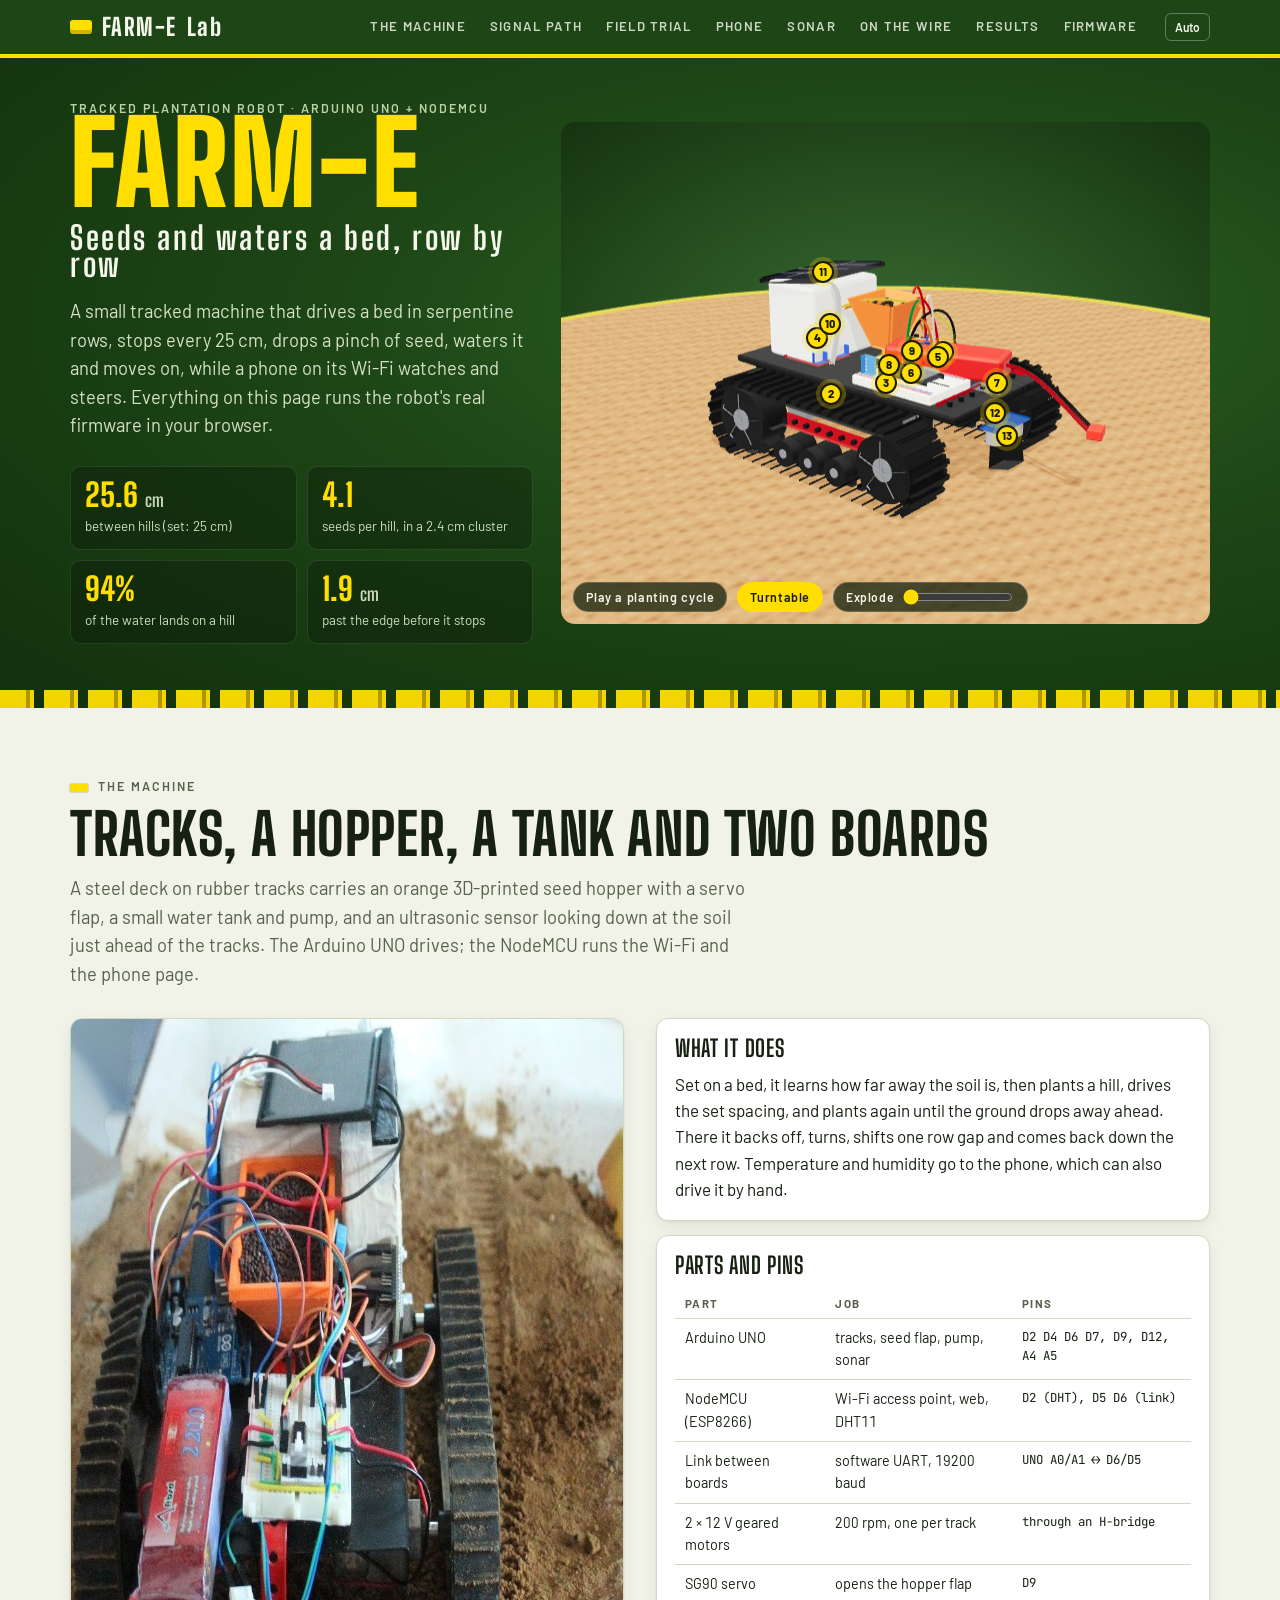
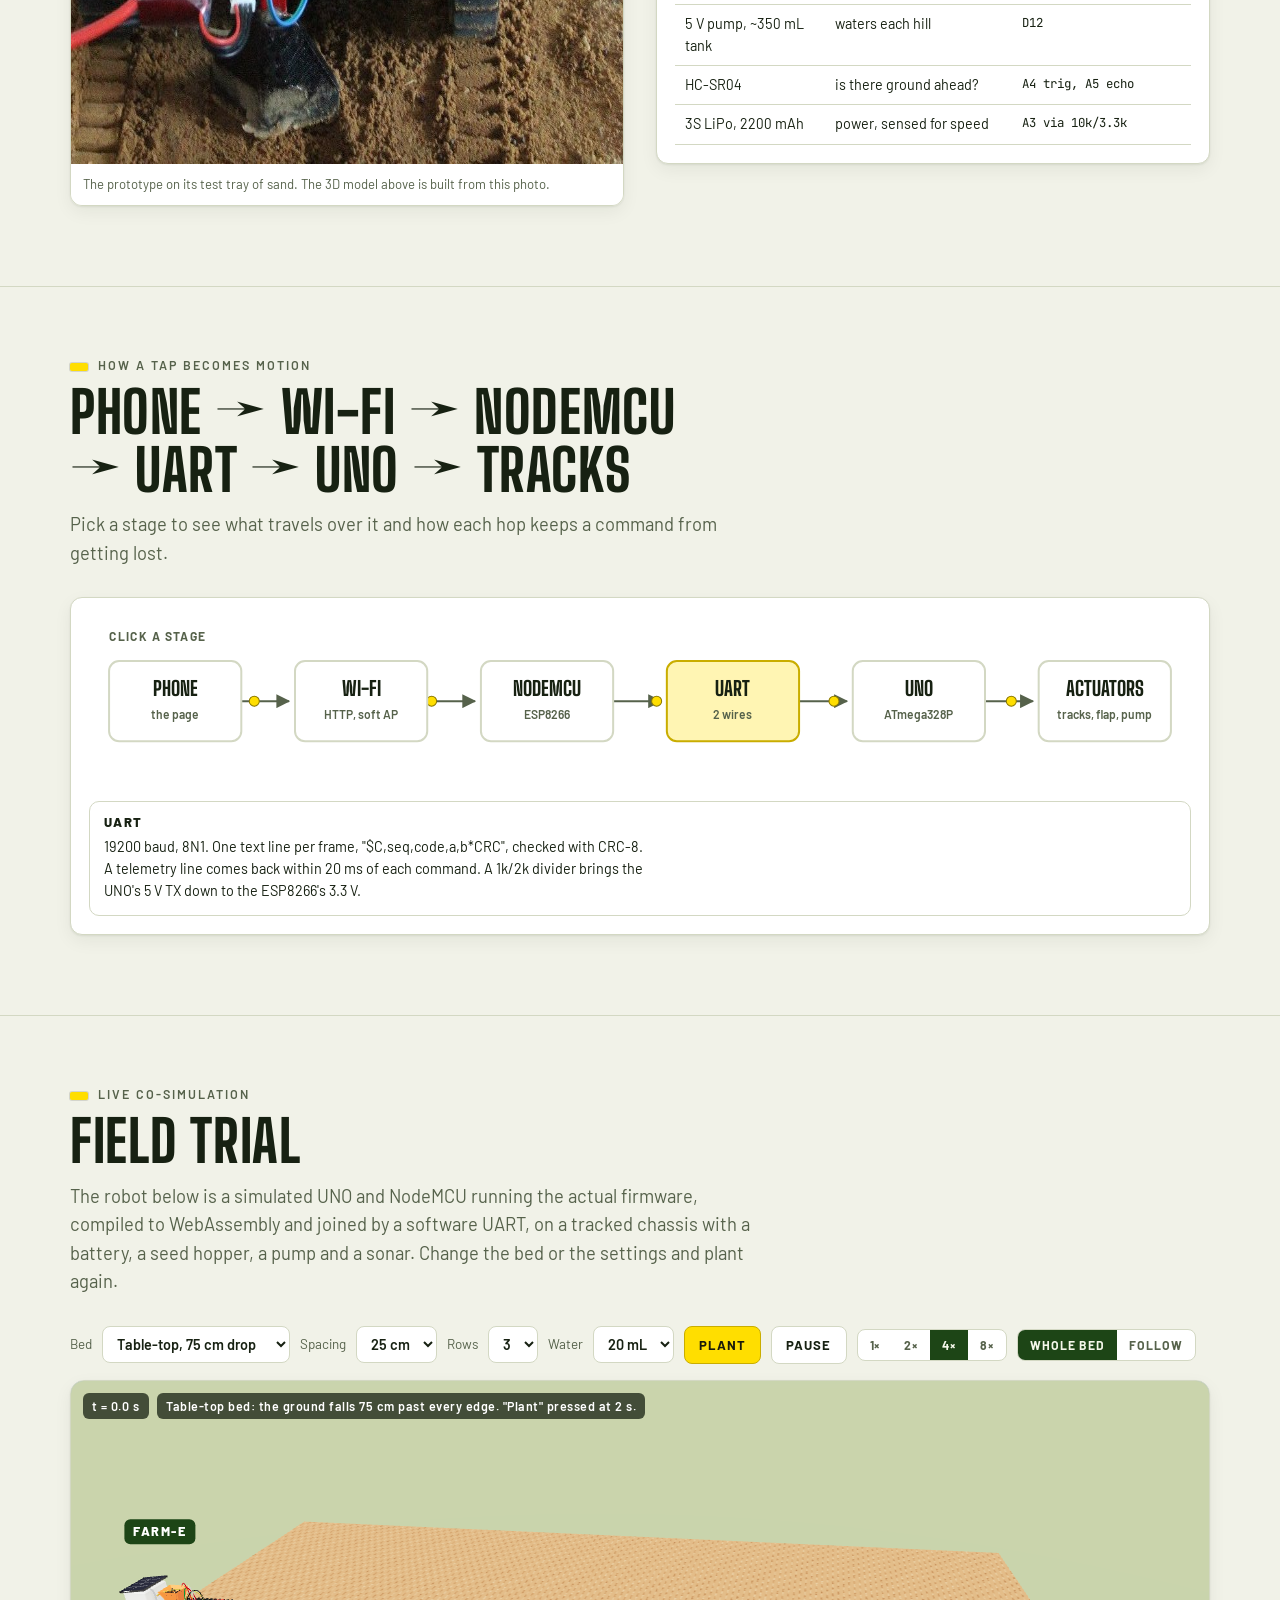
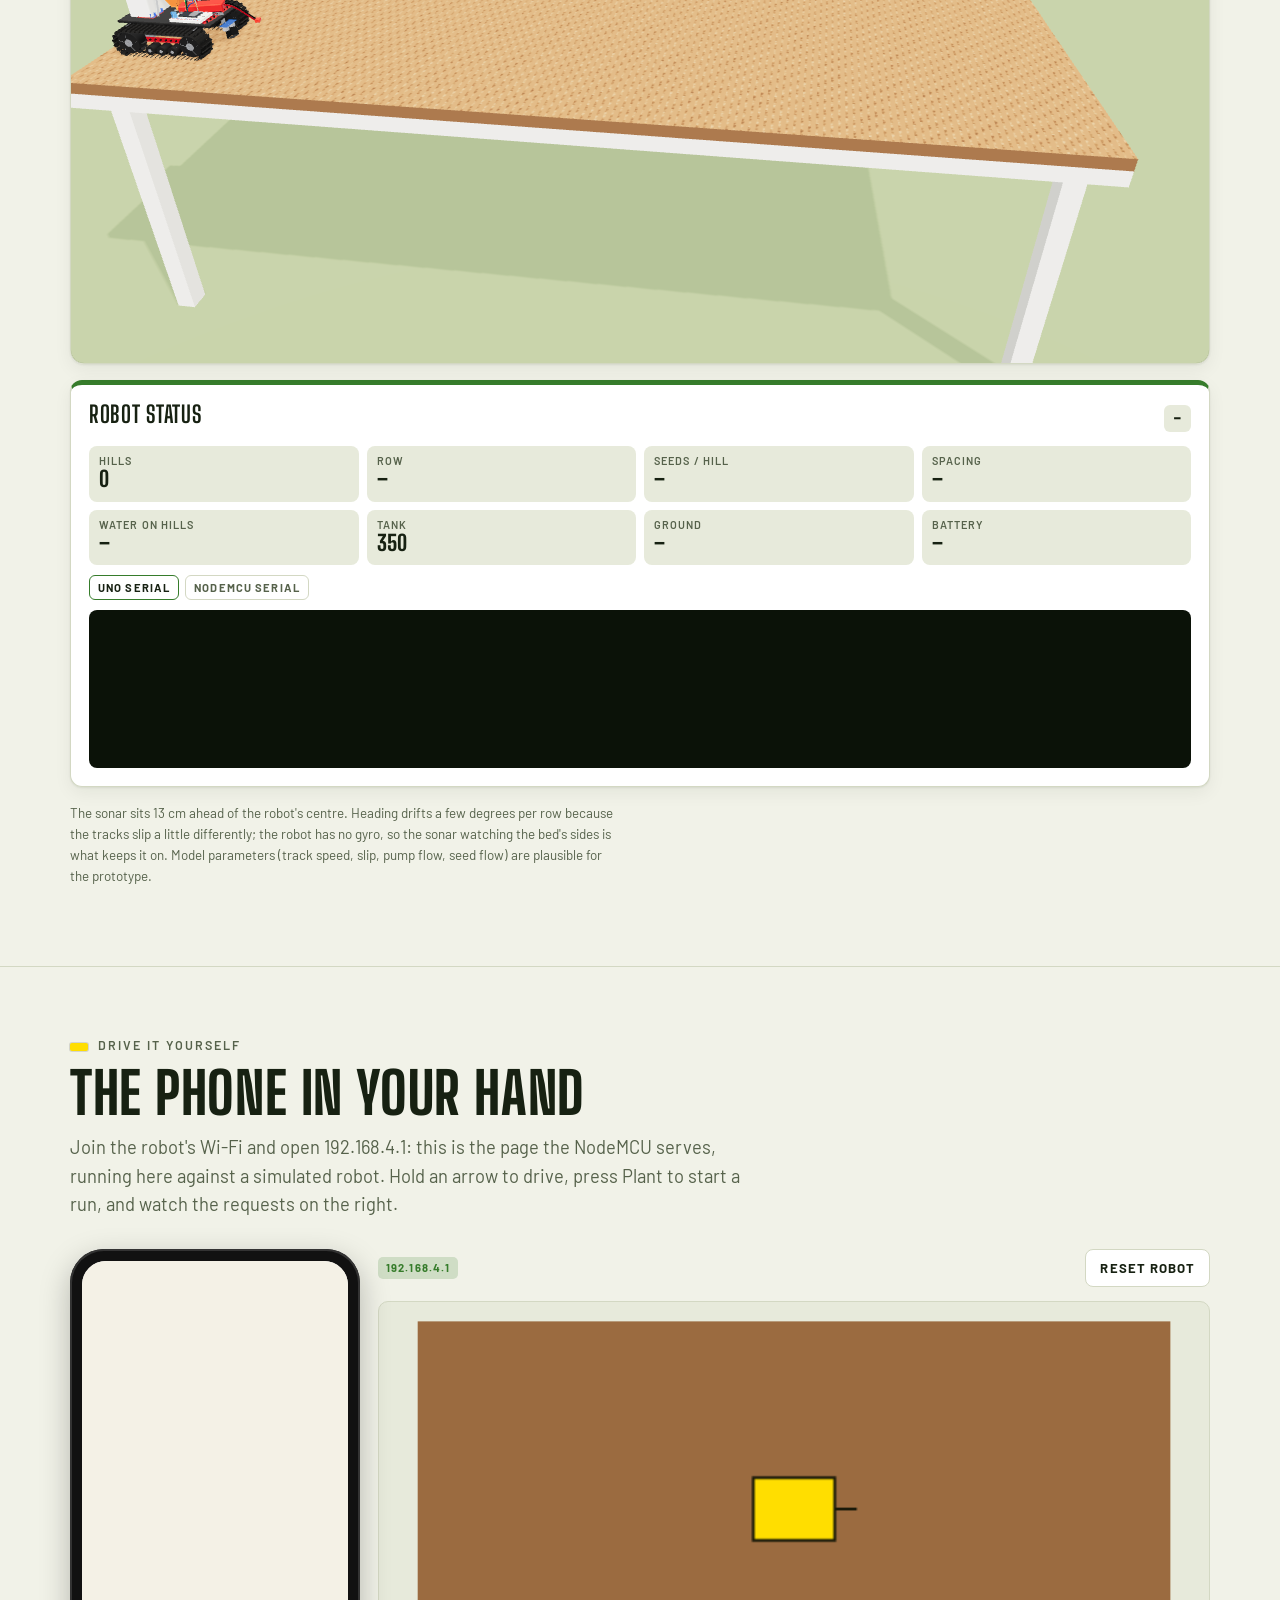
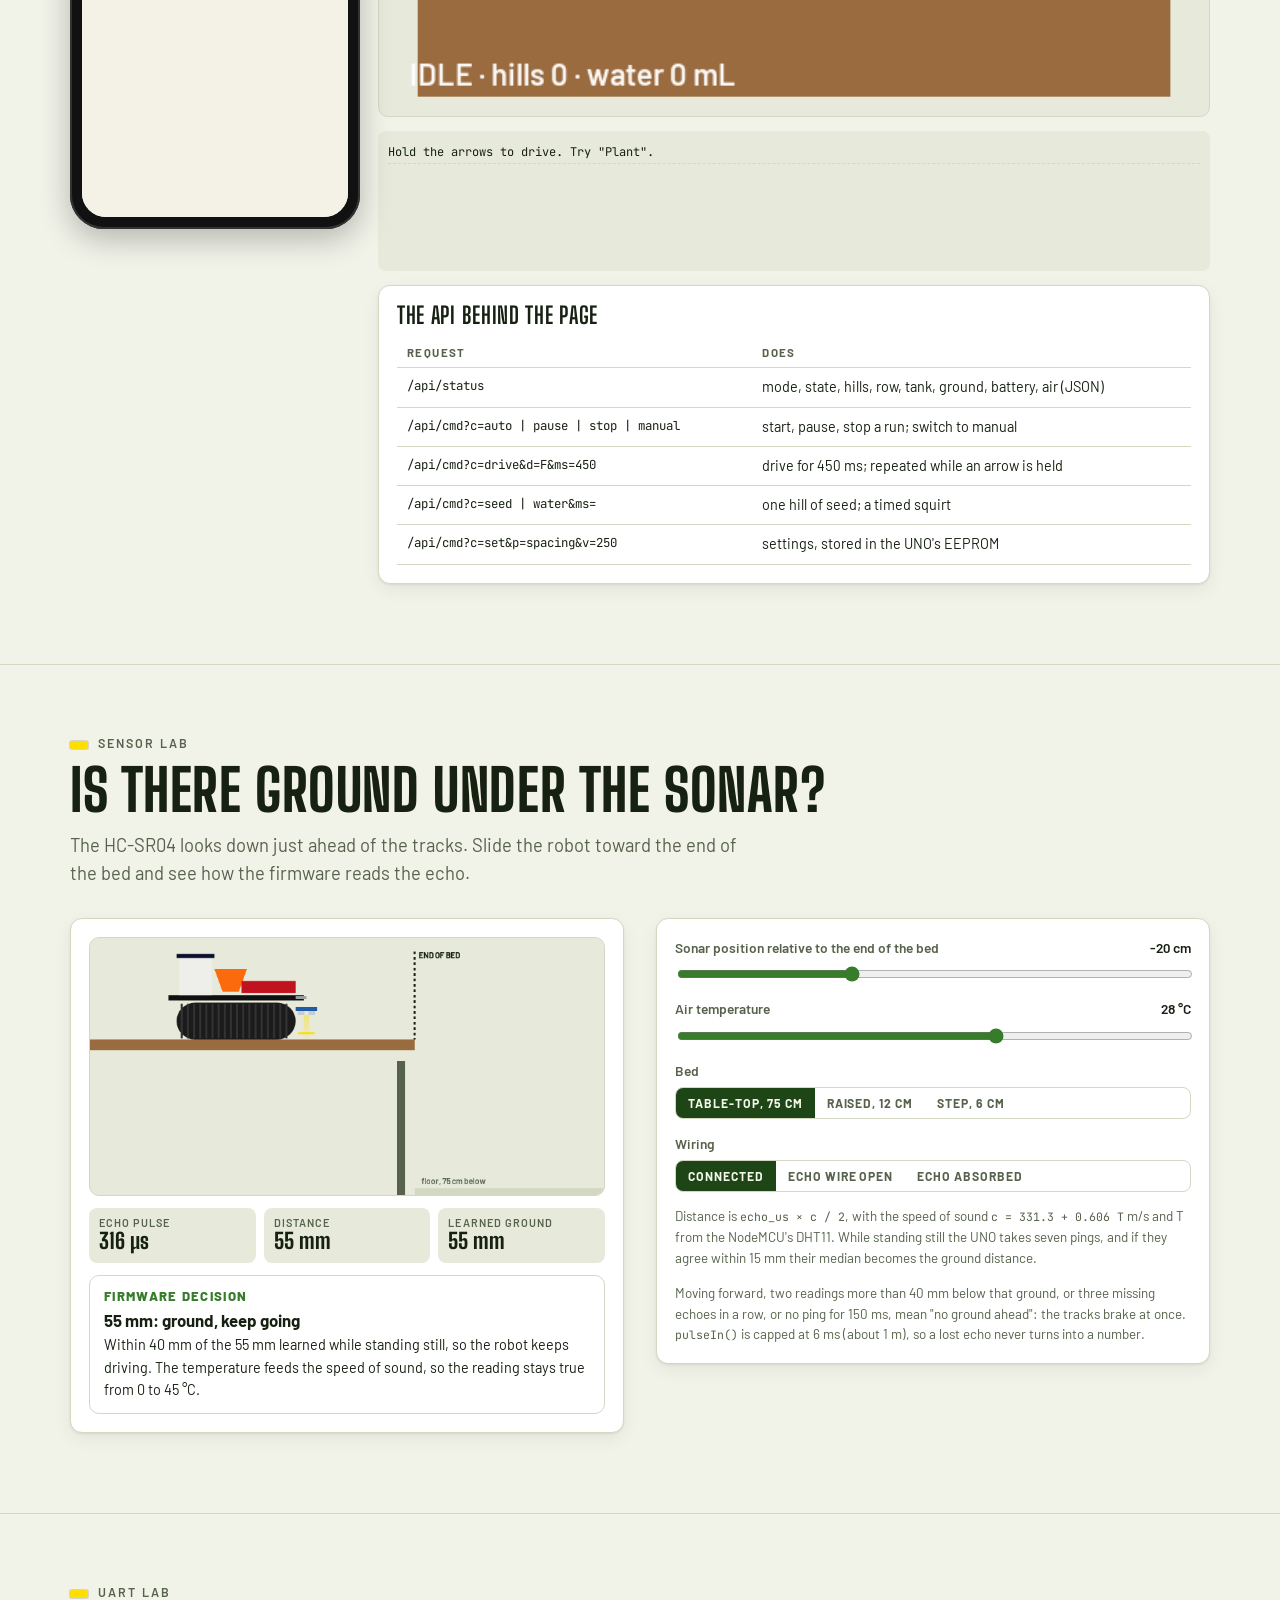
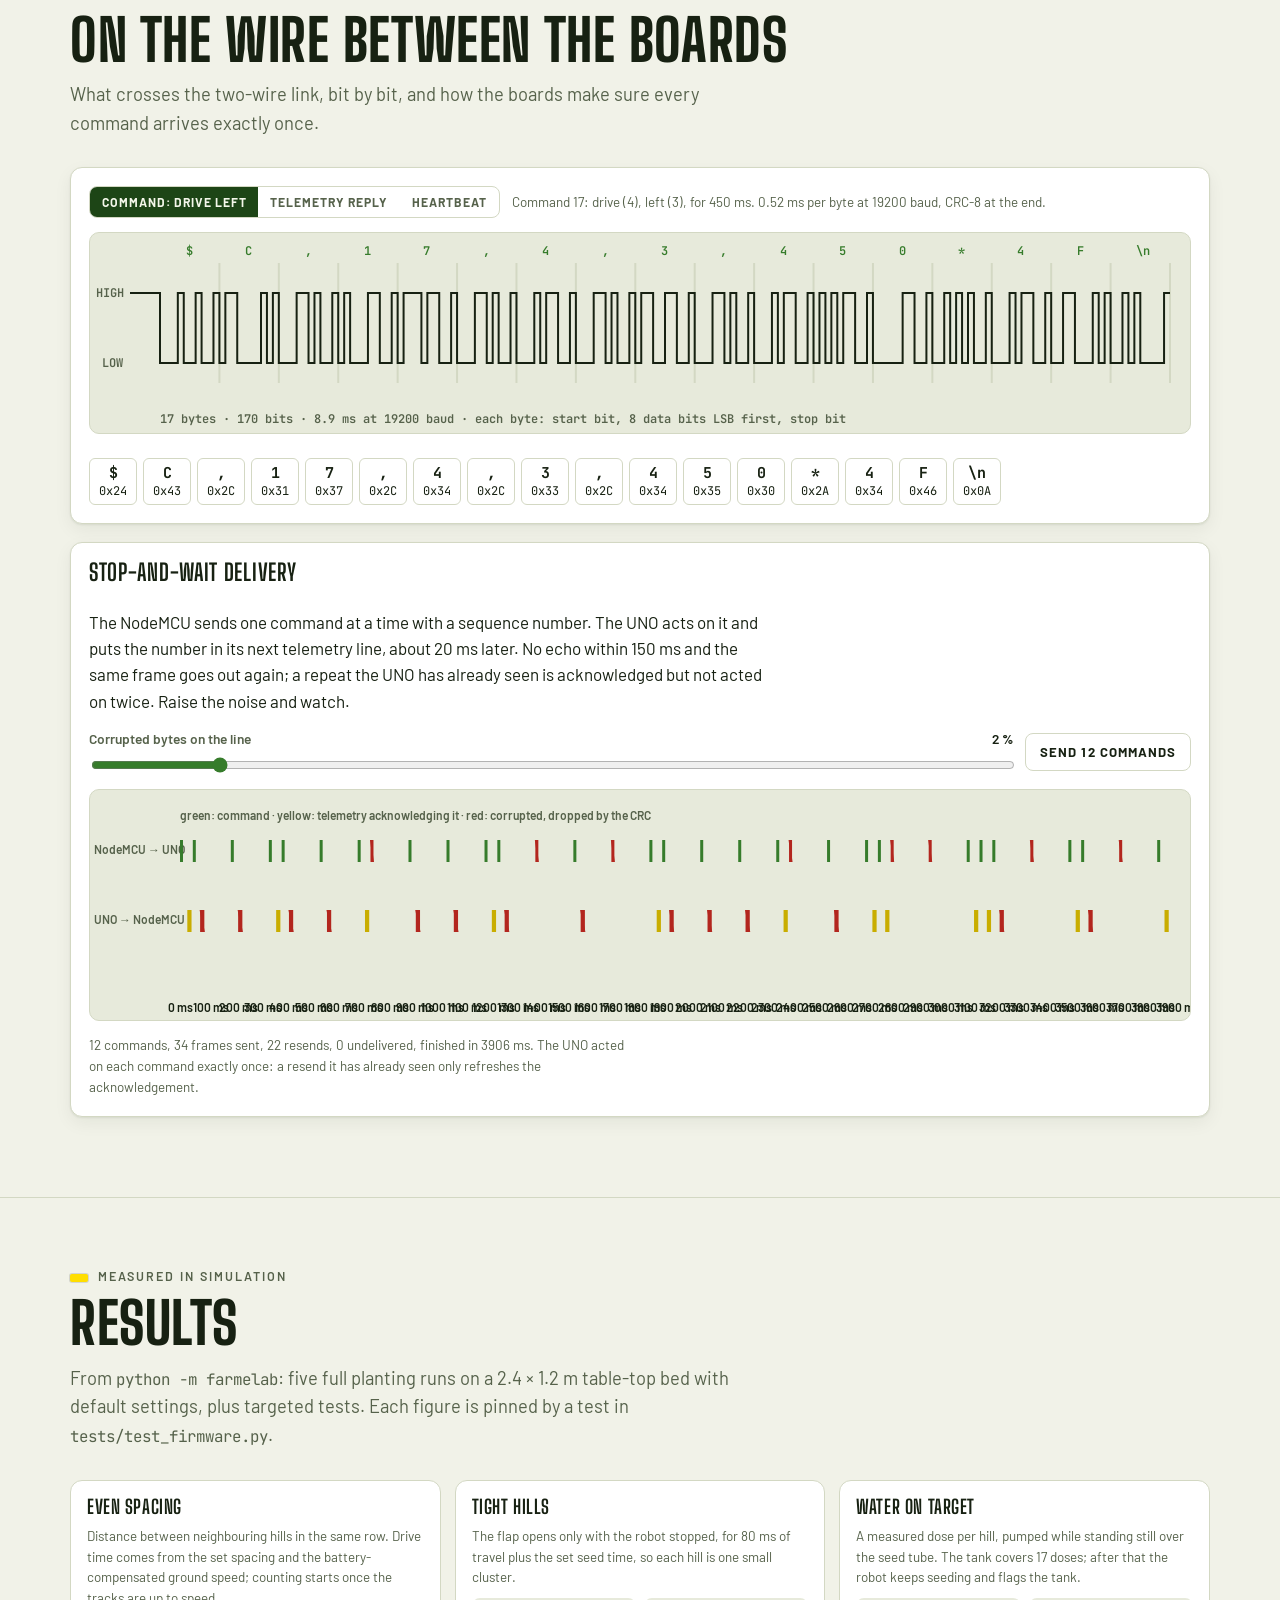
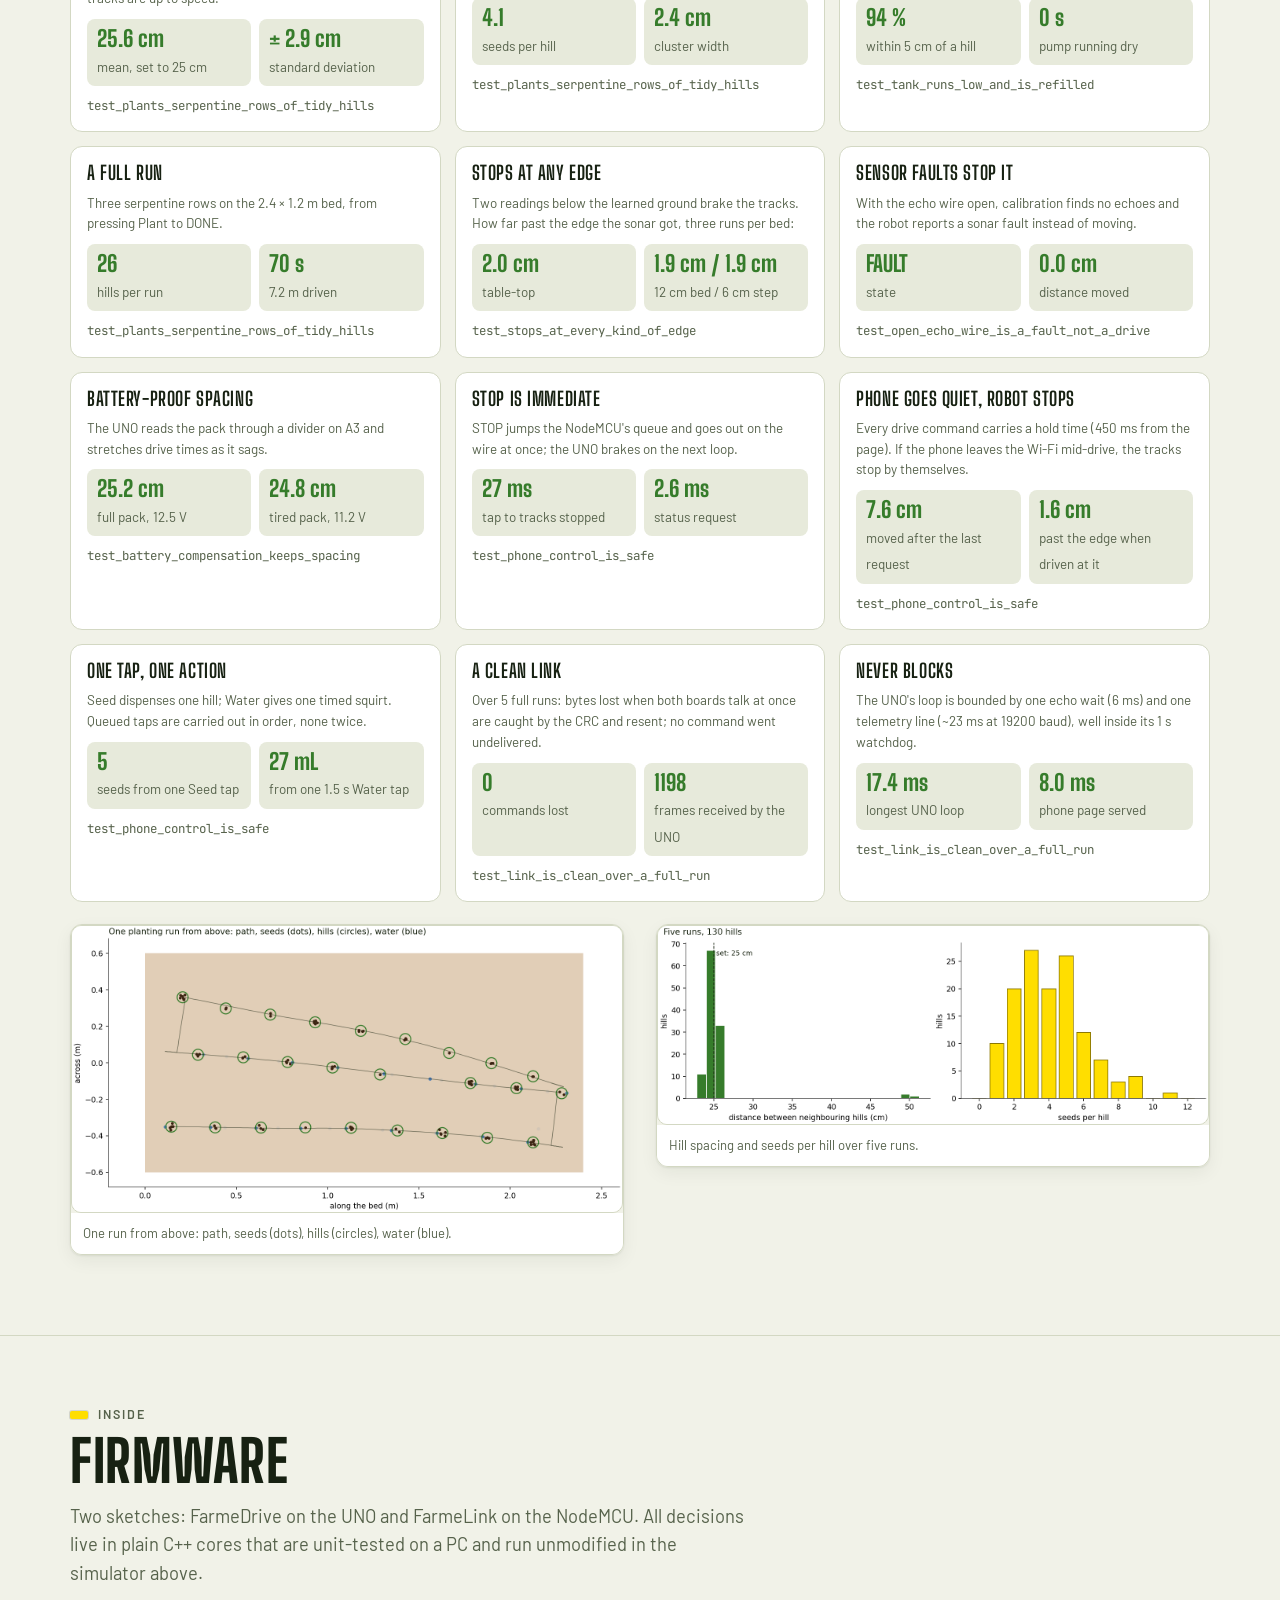
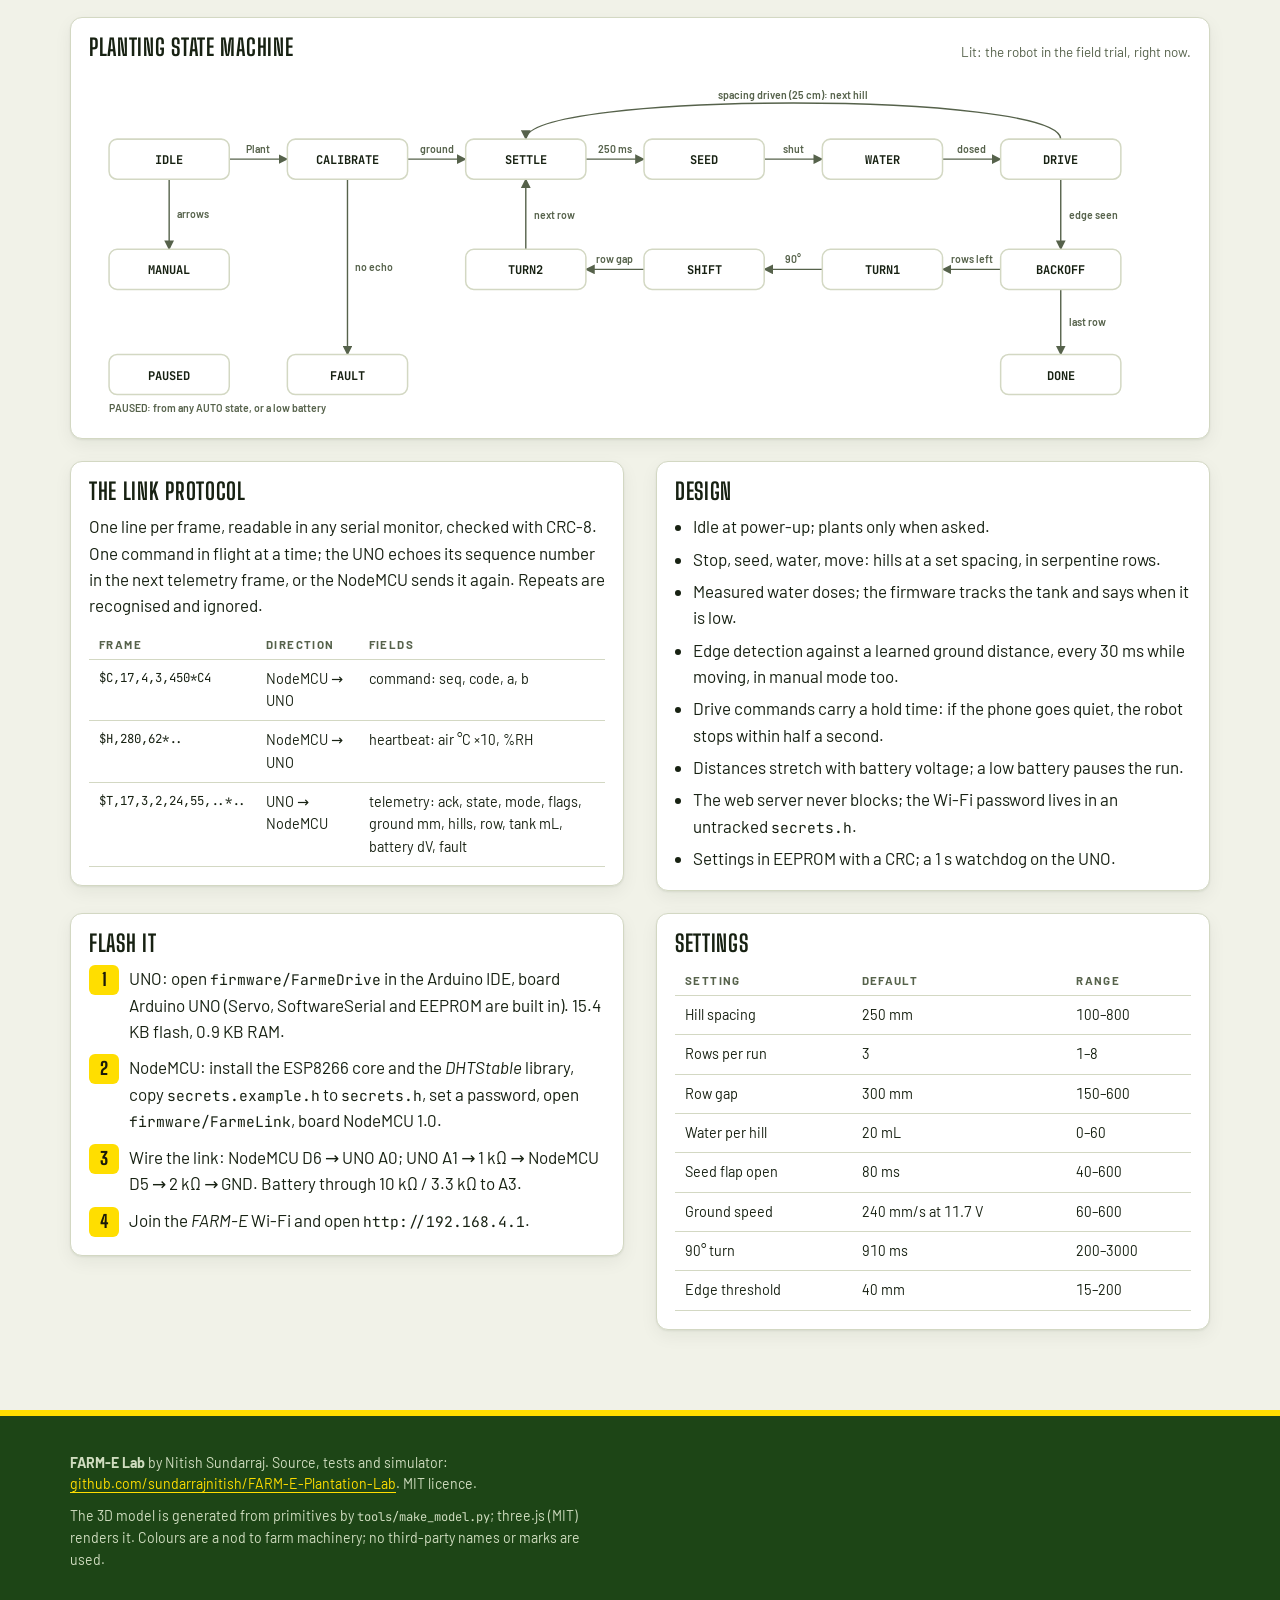
<file: docs/index.html>
<!doctype html>
<html lang="en">
<head>
<meta charset="utf-8">
<meta name="viewport" content="width=device-width, initial-scale=1, viewport-fit=cover">
<title>FARM-E Lab</title>
<meta name="description" content="FARM-E, a tracked plantation robot: an Arduino UNO and a NodeMCU that seed and water a bed in rows. Firmware, a 3D model and a live browser simulation of the whole machine.">
<link rel="preconnect" href="https://fonts.googleapis.com">
<link rel="preconnect" href="https://fonts.gstatic.com" crossorigin>
<link rel="stylesheet" href="https://fonts.googleapis.com/css2?family=Barlow:wght@400;500;600;700&family=Big+Shoulders+Display:wght@700;800;900&family=JetBrains+Mono:wght@400;700&display=swap">
<link rel="stylesheet" href="css/site.css">
<script type="importmap">
{ "imports": { "three": "./vendor/three/three.module.min.js", "three/addons/": "./vendor/three/addons/" } }
</script>
</head>
<body>
<header class="bar">
  <div class="wrap">
    <a class="brand" href="#machine"><i></i>FARM-E <span>Lab</span></a>
    <nav class="nav" aria-label="Sections">
      <a href="#build">The machine</a><a href="#wiring">Signal path</a><a href="#trial">Field trial</a><a href="#phone">Phone</a>
      <a href="#sonar">Sonar</a><a href="#wire">On the wire</a><a href="#results">Results</a><a href="#firmware">Firmware</a>
    </nav>
    <button class="theme-btn" id="themeBtn" type="button" aria-label="Switch colour theme">Theme</button>
  </div>
</header>

<main>
<!-- ============================================================ HERO -->
<section class="hero" id="machine">
  <div class="wrap">
    <div>
      <p class="eyebrow">Tracked plantation robot &middot; Arduino UNO + NodeMCU</p>
      <h1>FARM-E<span>Seeds and waters a bed, row by row</span></h1>
      <p class="lede">A small tracked machine that drives a bed in serpentine rows, stops every 25 cm, drops a pinch of seed, waters it and moves on, while a phone on its Wi-Fi watches and steers. Everything on this page runs the robot's real firmware in your browser.</p>
      <div class="kpis" id="heroKpis">
        <div class="kpi"><b data-k="spacing">25.6 <small>cm</small></b><span>between hills (set: 25 cm)</span></div>
        <div class="kpi"><b data-k="seeds">4.1</b><span>seeds per hill, in a 2.4 cm cluster</span></div>
        <div class="kpi"><b data-k="water">94%</b><span>of the water lands on a hill</span></div>
        <div class="kpi"><b data-k="edge">1.9 <small>cm</small></b><span>past the edge before it stops</span></div>
      </div>
    </div>
    <div class="viewer" id="heroViewer" aria-label="3D model of FARM-E. Drag to rotate.">
      <div class="loading">Loading the 3D model</div>
      <div class="viewer-ui">
        <button class="chip-btn" id="cycleBtn" type="button">Play a planting cycle</button>
        <button class="chip-btn" id="rotateBtn" type="button">Turntable</button>
        <label class="slider-box" for="explode">Explode <input id="explode" type="range" min="0" max="1" step="0.01" value="0"></label>
      </div>
    </div>
  </div>
</section>

<!-- ============================================================ THE MACHINE -->
<section class="band" id="build">
  <div class="wrap">
    <div class="sec-head">
      <p class="eyebrow">The machine</p>
      <h2>Tracks, a hopper, a tank and two boards</h2>
      <p class="lede">A steel deck on rubber tracks carries an orange 3D-printed seed hopper with a servo flap, a small water tank and pump, and an ultrasonic sensor looking down at the soil just ahead of the tracks. The Arduino UNO drives; the NodeMCU runs the Wi-Fi and the phone page.</p>
    </div>
    <div class="two">
      <figure class="photo" style="margin:0">
        <img src="img/farme-prototype.jpg" alt="The FARM-E prototype on a tray of sand: rubber tracks, a red LiPo battery, an Arduino UNO, a breadboard with the NodeMCU, an orange seed hopper full of seed, a white water tank and a small solar panel." width="850" height="745" loading="lazy">
        <figcaption>The prototype on its test tray of sand. The 3D model above is built from this photo.</figcaption>
      </figure>
      <div class="stack">
        <div class="panel">
          <h3>What it does</h3>
          <p>Set on a bed, it learns how far away the soil is, then plants a hill, drives the set spacing, and plants again until the ground drops away ahead. There it backs off, turns, shifts one row gap and comes back down the next row. Temperature and humidity go to the phone, which can also drive it by hand.</p>
        </div>
        <div class="panel">
          <h3>Parts and pins</h3>
          <div class="tbl-wrap">
          <table>
            <thead><tr><th>Part</th><th>Job</th><th>Pins</th></tr></thead>
            <tbody>
              <tr><td>Arduino UNO</td><td>tracks, seed flap, pump, sonar</td><td class="mono">D2 D4 D6 D7, D9, D12, A4 A5</td></tr>
              <tr><td>NodeMCU (ESP8266)</td><td>Wi-Fi access point, web, DHT11</td><td class="mono">D2 (DHT), D5 D6 (link)</td></tr>
              <tr><td>Link between boards</td><td>software UART, 19200 baud</td><td class="mono">UNO A0/A1 &harr; D6/D5</td></tr>
              <tr><td>2 &times; 12 V geared motors</td><td>200 rpm, one per track</td><td class="mono">through an H-bridge</td></tr>
              <tr><td>SG90 servo</td><td>opens the hopper flap</td><td class="mono">D9</td></tr>
              <tr><td>5 V pump, ~350 mL tank</td><td>waters each hill</td><td class="mono">D12</td></tr>
              <tr><td>HC-SR04</td><td>is there ground ahead?</td><td class="mono">A4 trig, A5 echo</td></tr>
              <tr><td>3S LiPo, 2200 mAh</td><td>power, sensed for speed</td><td class="mono">A3 via 10k/3.3k</td></tr>
            </tbody>
          </table>
          </div>
        </div>
      </div>
    </div>
  </div>
</section>

<!-- ============================================================ SIGNAL PATH -->
<section class="band" id="wiring">
  <div class="wrap">
    <div class="sec-head">
      <p class="eyebrow">How a tap becomes motion</p>
      <h2>Phone &rarr; Wi-Fi &rarr; NodeMCU &rarr; UART &rarr; UNO &rarr; tracks</h2>
      <p class="lede">Pick a stage to see what travels over it and how each hop keeps a command from getting lost.</p>
    </div>
    <div class="panel">
      <div class="tbl-wrap"><svg id="flowSvg" viewBox="0 0 1100 170" role="img" aria-label="Signal path from phone to motors" style="min-width:760px;width:100%;height:auto;display:block"></svg></div>
      <div class="verdict" style="margin-top:14px"><h4 id="flowTitle">UART</h4><p id="flowText">Select a stage above.</p></div>
    </div>
  </div>
</section>

<!-- ============================================================ FIELD TRIAL -->
<section class="band" id="trial">
  <div class="wrap">
    <div class="sec-head">
      <p class="eyebrow">Live co-simulation</p>
      <h2>Field trial</h2>
      <p class="lede">The robot below is a simulated UNO and NodeMCU running the actual firmware, compiled to WebAssembly and joined by a software UART, on a tracked chassis with a battery, a seed hopper, a pump and a sonar. Change the bed or the settings and plant again.</p>
    </div>
    <div class="trial">
      <div class="controls">
        <label class="note" for="preset">Bed</label>
        <select id="preset">
          <option value="table">Table-top, 75 cm drop</option>
          <option value="raised">Raised bed, 12 cm drop</option>
          <option value="step">Shallow step, 6 cm</option>
          <option value="unplugged">Sonar echo wire open</option>
          <option value="tired">Tired battery (11.2 V)</option>
        </select>
        <label class="note" for="setSpacing">Spacing</label>
        <select id="setSpacing"><option value="150">15 cm</option><option value="200">20 cm</option><option value="250" selected>25 cm</option><option value="350">35 cm</option></select>
        <label class="note" for="setRows">Rows</label>
        <select id="setRows"><option value="1">1</option><option value="2">2</option><option value="3" selected>3</option></select>
        <label class="note" for="setWater">Water</label>
        <select id="setWater"><option value="0">none</option><option value="10">10 mL</option><option value="20" selected>20 mL</option></select>
        <button class="btn primary" id="restart" type="button">Plant</button>
        <button class="btn" id="pause" type="button">Pause</button>
        <div class="seg" id="speed" role="group" aria-label="Simulation speed">
          <button type="button" data-s="1">1&times;</button><button type="button" data-s="2">2&times;</button><button type="button" data-s="4" class="on">4&times;</button><button type="button" data-s="8">8&times;</button>
        </div>
        <div class="seg" id="cam" role="group" aria-label="Camera">
          <button type="button" data-c="overview" class="on">Whole bed</button><button type="button" data-c="follow">Follow</button>
        </div>
      </div>
      <div class="stage" id="stage">
        <div class="banner"><span id="clock">t = 0.0 s</span><span id="presetNote">Powered up at 0 s, "Plant" pressed at 2 s.</span></div>
      </div>
      <div class="panel rig crop" id="rig0">
        <div class="rig-head"><h3>Robot status</h3><span class="state-pill" data-f="state">&ndash;</span></div>
        <div class="stats">
          <div class="stat"><i>Hills</i><b data-f="hills">0</b></div>
          <div class="stat"><i>Row</i><b data-f="row">&ndash;</b></div>
          <div class="stat"><i>Seeds / hill</i><b data-f="sph">&ndash;</b></div>
          <div class="stat"><i>Spacing</i><b data-f="spacing">&ndash;</b></div>
          <div class="stat"><i>Water on hills</i><b data-f="wf">&ndash;</b></div>
          <div class="stat"><i>Tank</i><b data-f="tank">350</b></div>
          <div class="stat"><i>Ground</i><b data-f="ground">&ndash;</b></div>
          <div class="stat"><i>Battery</i><b data-f="batt">&ndash;</b></div>
        </div>
        <div class="console-tabs"><button type="button" class="on" data-b="0">UNO serial</button><button type="button" data-b="1">NodeMCU serial</button></div>
        <div class="console" aria-live="off"></div>
      </div>
      <p class="note">The sonar sits 13 cm ahead of the robot's centre. Heading drifts a few degrees per row because the tracks slip a little differently; the robot has no gyro, so the sonar watching the bed's sides is what keeps it on. Model parameters (track speed, slip, pump flow, seed flow) are plausible for the prototype.</p>
    </div>
  </div>
</section>

<!-- ============================================================ PHONE -->
<section class="band" id="phone">
  <div class="wrap">
    <div class="sec-head">
      <p class="eyebrow">Drive it yourself</p>
      <h2>The phone in your hand</h2>
      <p class="lede">Join the robot's Wi-Fi and open 192.168.4.1: this is the page the NodeMCU serves, running here against a simulated robot. Hold an arrow to drive, press Plant to start a run, and watch the requests on the right.</p>
    </div>
    <div class="phones single">
      <div class="phone-col">
        <div class="device"><div class="screen"><iframe id="phoneFrame" title="The NodeMCU's control page" sandbox="allow-scripts"></iframe></div></div>
        <div class="stack">
          <div class="row" style="justify-content:space-between"><span class="tag crop">192.168.4.1</span><button class="btn" id="resetBot" type="button">Reset robot</button></div>
          <canvas class="minimap" id="mapBot" width="600" height="300" aria-label="Top view of the robot's bed"></canvas>
          <div class="trace" id="traceBot"><div>Hold the arrows to drive. Try "Plant".</div></div>
          <div class="panel">
            <h3>The API behind the page</h3>
            <div class="tbl-wrap"><table>
              <thead><tr><th>Request</th><th>Does</th></tr></thead>
              <tbody>
                <tr><td class="mono">/api/status</td><td>mode, state, hills, row, tank, ground, battery, air (JSON)</td></tr>
                <tr><td class="mono">/api/cmd?c=auto | pause | stop | manual</td><td>start, pause, stop a run; switch to manual</td></tr>
                <tr><td class="mono">/api/cmd?c=drive&amp;d=F&amp;ms=450</td><td>drive for 450 ms; repeated while an arrow is held</td></tr>
                <tr><td class="mono">/api/cmd?c=seed | water&amp;ms=</td><td>one hill of seed; a timed squirt</td></tr>
                <tr><td class="mono">/api/cmd?c=set&amp;p=spacing&amp;v=250</td><td>settings, stored in the UNO's EEPROM</td></tr>
              </tbody>
            </table></div>
          </div>
        </div>
      </div>
    </div>
  </div>
</section>

<!-- ============================================================ SONAR -->
<section class="band" id="sonar">
  <div class="wrap">
    <div class="sec-head">
      <p class="eyebrow">Sensor lab</p>
      <h2>Is there ground under the sonar?</h2>
      <p class="lede">The HC-SR04 looks down just ahead of the tracks. Slide the robot toward the end of the bed and see how the firmware reads the echo.</p>
    </div>
    <div class="two">
      <div class="panel">
        <canvas class="lab-canvas" id="sonarCanvas" width="760" height="380" aria-label="Side view of the robot near the end of the bed, with the sonar beam"></canvas>
        <div class="readouts">
          <div class="stat"><i>Echo pulse</i><b id="sEcho">&ndash;</b></div>
          <div class="stat"><i>Distance</i><b id="sDist">&ndash;</b></div>
          <div class="stat"><i>Learned ground</i><b id="sBase">55 mm</b></div>
        </div>
        <div class="verdict crop" style="margin-top:12px"><h4>Firmware decision</h4><p class="say" id="vDec">&ndash;</p><p id="vDecB"></p></div>
      </div>
      <div class="panel stack">
        <div class="ctl"><label for="sPos"><span>Sonar position relative to the end of the bed</span><span id="sPosV">-20 cm</span></label><input id="sPos" type="range" min="-40" max="20" step="1" value="-20"></div>
        <div class="ctl"><label for="sTemp"><span>Air temperature</span><span id="sTempV">28 &deg;C</span></label><input id="sTemp" type="range" min="0" max="45" step="1" value="28"></div>
        <div class="ctl"><label>Bed</label>
          <div class="seg" id="sBed"><button type="button" data-d="0.75" class="on">Table-top, 75 cm</button><button type="button" data-d="0.12">Raised, 12 cm</button><button type="button" data-d="0.06">Step, 6 cm</button></div></div>
        <div class="ctl"><label>Wiring</label>
          <div class="seg" id="sWire"><button type="button" data-w="ok" class="on">Connected</button><button type="button" data-w="open">Echo wire open</button><button type="button" data-w="absorb">Echo absorbed</button></div></div>
        <p class="note">Distance is <code>echo_us &times; c / 2</code>, with the speed of sound <code>c = 331.3 + 0.606 T</code> m/s and T from the NodeMCU's DHT11. While standing still the UNO takes seven pings, and if they agree within 15 mm their median becomes the ground distance.</p>
        <p class="note">Moving forward, two readings more than 40 mm below that ground, or three missing echoes in a row, or no ping for 150 ms, mean "no ground ahead": the tracks brake at once. <code>pulseIn()</code> is capped at 6 ms (about 1 m), so a lost echo never turns into a number.</p>
      </div>
    </div>
  </div>
</section>

<!-- ============================================================ ON THE WIRE -->
<section class="band" id="wire">
  <div class="wrap">
    <div class="sec-head">
      <p class="eyebrow">UART lab</p>
      <h2>On the wire between the boards</h2>
      <p class="lede">What crosses the two-wire link, bit by bit, and how the boards make sure every command arrives exactly once.</p>
    </div>
    <div class="panel stack">
      <div class="row">
        <div class="seg" id="uMsg">
          <button type="button" data-m="cmd" class="on">Command: drive left</button>
          <button type="button" data-m="tel">Telemetry reply</button>
          <button type="button" data-m="hb">Heartbeat</button>
        </div>
        <span class="note" id="uInfo"></span>
      </div>
      <div class="tbl-wrap"><canvas class="lab-canvas" id="uartCanvas" width="1100" height="200" style="min-width:720px" aria-label="Logic-level waveform of the serial line"></canvas></div>
      <div class="bytes" id="uBytes"></div>
    </div>
    <div class="panel stack" style="margin-top:18px">
      <h3>Stop-and-wait delivery</h3>
      <p>The NodeMCU sends one command at a time with a sequence number. The UNO acts on it and puts the number in its next telemetry line, about 20 ms later. No echo within 150 ms and the same frame goes out again; a repeat the UNO has already seen is acknowledged but not acted on twice. Raise the noise and watch.</p>
      <div class="row">
        <div class="ctl" style="min-width:260px;flex:1"><label for="noise"><span>Corrupted bytes on the line</span><span id="noiseV">2 %</span></label><input id="noise" type="range" min="0" max="15" step="0.5" value="2"></div>
        <button class="btn" id="resend" type="button">Send 12 commands</button>
      </div>
      <div class="tbl-wrap"><canvas class="lab-canvas" id="pfCanvas" width="1100" height="230" style="min-width:720px" aria-label="Timeline of commands, retries and acknowledgements"></canvas></div>
      <p class="note" id="pfNote"></p>
    </div>
  </div>
</section>

<!-- ============================================================ RESULTS -->
<section class="band" id="results">
  <div class="wrap">
    <div class="sec-head">
      <p class="eyebrow">Measured in simulation</p>
      <h2>Results</h2>
      <p class="lede">From <code>python -m farmelab</code>: five full planting runs on a 2.4 &times; 1.2 m table-top bed with default settings, plus targeted tests. Each figure is pinned by a test in <code>tests/test_firmware.py</code>.</p>
    </div>
    <div class="defects" id="defects"></div>
    <div class="two" style="margin-top:22px">
      <figure class="photo" style="margin:0"><img class="fig" src="img/field.png" alt="Top view of one planting run: three serpentine rows of tidy hills, each with a small wet patch." loading="lazy"><figcaption>One run from above: path, seeds (dots), hills (circles), water (blue).</figcaption></figure>
      <figure class="photo" style="margin:0"><img class="fig" src="img/distributions.png" alt="Histograms of hill spacing, centred near 25 cm, and of seeds per hill, mostly 2 to 6." loading="lazy"><figcaption>Hill spacing and seeds per hill over five runs.</figcaption></figure>
    </div>
  </div>
</section>

<!-- ============================================================ FIRMWARE -->
<section class="band" id="firmware">
  <div class="wrap">
    <div class="sec-head">
      <p class="eyebrow">Inside</p>
      <h2>Firmware</h2>
      <p class="lede">Two sketches: FarmeDrive on the UNO and FarmeLink on the NodeMCU. All decisions live in plain C++ cores that are unit-tested on a PC and run unmodified in the simulator above.</p>
    </div>
    <div class="panel sm">
      <div class="row" style="justify-content:space-between"><h3>Planting state machine</h3><span class="note">Lit: the robot in the field trial, right now.</span></div>
      <div class="tbl-wrap"><svg id="smSvg" viewBox="0 0 1100 350" role="img" aria-label="Planting state machine" style="min-width:760px"></svg></div>
    </div>
    <div class="two" style="margin-top:22px">
      <div class="panel">
        <h3>The link protocol</h3>
        <p>One line per frame, readable in any serial monitor, checked with CRC-8. One command in flight at a time; the UNO echoes its sequence number in the next telemetry frame, or the NodeMCU sends it again. Repeats are recognised and ignored.</p>
        <div class="tbl-wrap"><table style="margin-top:10px">
          <thead><tr><th>Frame</th><th>Direction</th><th>Fields</th></tr></thead>
          <tbody>
            <tr><td class="mono">$C,17,4,3,450*C4</td><td>NodeMCU &rarr; UNO</td><td>command: seq, code, a, b</td></tr>
            <tr><td class="mono">$H,280,62*..</td><td>NodeMCU &rarr; UNO</td><td>heartbeat: air &deg;C &times;10, %RH</td></tr>
            <tr><td class="mono">$T,17,3,2,24,55,..*..</td><td>UNO &rarr; NodeMCU</td><td>telemetry: ack, state, mode, flags, ground mm, hills, row, tank mL, battery dV, fault</td></tr>
          </tbody>
        </table></div>
      </div>
      <div class="panel">
        <h3>Design</h3>
        <ul style="margin:0;padding-left:18px;display:grid;gap:6px">
          <li>Idle at power-up; plants only when asked.</li>
          <li>Stop, seed, water, move: hills at a set spacing, in serpentine rows.</li>
          <li>Measured water doses; the firmware tracks the tank and says when it is low.</li>
          <li>Edge detection against a learned ground distance, every 30 ms while moving, in manual mode too.</li>
          <li>Drive commands carry a hold time: if the phone goes quiet, the robot stops within half a second.</li>
          <li>Distances stretch with battery voltage; a low battery pauses the run.</li>
          <li>The web server never blocks; the Wi-Fi password lives in an untracked <code>secrets.h</code>.</li>
          <li>Settings in EEPROM with a CRC; a 1 s watchdog on the UNO.</li>
        </ul>
      </div>
    </div>
    <div class="two" style="margin-top:22px">
      <div class="panel">
        <h3>Flash it</h3>
        <ol class="steps">
          <li><span>UNO: open <code>firmware/FarmeDrive</code> in the Arduino IDE, board Arduino UNO (Servo, SoftwareSerial and EEPROM are built in). 15.4 KB flash, 0.9 KB RAM.</span></li>
          <li><span>NodeMCU: install the ESP8266 core and the <em>DHTStable</em> library, copy <code>secrets.example.h</code> to <code>secrets.h</code>, set a password, open <code>firmware/FarmeLink</code>, board NodeMCU 1.0.</span></li>
          <li><span>Wire the link: NodeMCU D6 &rarr; UNO A0; UNO A1 &rarr; 1 k&Omega; &rarr; NodeMCU D5 &rarr; 2 k&Omega; &rarr; GND. Battery through 10 k&Omega; / 3.3 k&Omega; to A3.</span></li>
          <li><span>Join the <em>FARM-E</em> Wi-Fi and open <code>http://192.168.4.1</code>.</span></li>
        </ol>
      </div>
      <div class="panel">
        <h3>Settings</h3>
        <div class="tbl-wrap"><table>
          <thead><tr><th>Setting</th><th>Default</th><th>Range</th></tr></thead>
          <tbody>
            <tr><td>Hill spacing</td><td>250 mm</td><td>100&ndash;800</td></tr>
            <tr><td>Rows per run</td><td>3</td><td>1&ndash;8</td></tr>
            <tr><td>Row gap</td><td>300 mm</td><td>150&ndash;600</td></tr>
            <tr><td>Water per hill</td><td>20 mL</td><td>0&ndash;60</td></tr>
            <tr><td>Seed flap open</td><td>80 ms</td><td>40&ndash;600</td></tr>
            <tr><td>Ground speed</td><td>240 mm/s at 11.7 V</td><td>60&ndash;600</td></tr>
            <tr><td>90&deg; turn</td><td>910 ms</td><td>200&ndash;3000</td></tr>
            <tr><td>Edge threshold</td><td>40 mm</td><td>15&ndash;200</td></tr>
          </tbody>
        </table></div>
      </div>
    </div>
  </div>
</section>
</main>

<footer>
  <div class="wrap">
    <p><b>FARM-E Lab</b> by Nitish Sundarraj. Source, tests and simulator: <a href="https://github.com/sundarrajnitish/FARM-E-Plantation-Lab">github.com/sundarrajnitish/FARM-E-Plantation-Lab</a>. MIT licence.</p>
    <p>The 3D model is generated from primitives by <code>tools/make_model.py</code>; three.js (MIT) renders it. Colours are a nod to farm machinery; no third-party names or marks are used.</p>
  </div>
</footer>

<script type="module" src="js/app.js"></script>
</body>
</html>
</file>
<file: docs/css/site.css>
/* FARM-E Lab
   Layout: a machine-green hero with a live 3D model, then field-manual sections
   on a pale "field" ground, each ending on a yellow track-tread rule. */
:root {
  --field: #f1f2e8;
  --surface: #ffffff;
  --surface-2: #e7eadb;
  --ink: #172112;
  --muted: #56624b;
  --line: #d3d8c3;
  --green: #367c2b;
  --green-deep: #1d4516;
  --green-ink: #f4f7ea;
  --yellow: #ffde00;
  --yellow-ink: #1a1a0a;
  --crop: #367c2b;
  --water: #2f6fb5;
  --soil: #8b5d36;
  --ok: #2f7d32;
  --bad: #b3261e;
  --warn: #9a6a00;
  --shadow: 0 1px 2px rgba(23, 33, 18, .08), 0 6px 18px rgba(23, 33, 18, .06);
  --display: "Big Shoulders Display", "Barlow Condensed", "Arial Narrow", sans-serif;
  --body: "Barlow", "Segoe UI", system-ui, sans-serif;
  --mono: "JetBrains Mono", ui-monospace, "SFMono-Regular", Consolas, monospace;
  --wrap: 1180px;
  color-scheme: light;
}
@media (prefers-color-scheme: dark) {
  :root:not([data-theme="light"]) {
    --field: #0f150c; --surface: #172113; --surface-2: #1e2a18; --ink: #edf1e3; --muted: #a2ad94;
    --line: #2d3b25; --green: #62b04d; --green-deep: #153510; --green-ink: #f4f7ea; --crop: #6cc155;
    --water: #5c9be0; --soil: #b07a4b; --ok: #67c26b; --bad: #ff7b6e; --warn: #e2b23c;
    --shadow: 0 1px 2px rgba(0, 0, 0, .4), 0 6px 18px rgba(0, 0, 0, .3);
    color-scheme: dark;
  }
}
:root[data-theme="dark"] {
  --field: #0f150c; --surface: #172113; --surface-2: #1e2a18; --ink: #edf1e3; --muted: #a2ad94;
  --line: #2d3b25; --green: #62b04d; --green-deep: #153510; --green-ink: #f4f7ea; --crop: #6cc155;
  --water: #5c9be0; --soil: #b07a4b; --ok: #67c26b; --bad: #ff7b6e; --warn: #e2b23c;
  --shadow: 0 1px 2px rgba(0, 0, 0, .4), 0 6px 18px rgba(0, 0, 0, .3);
  color-scheme: dark;
}

* { box-sizing: border-box; }
html { scroll-behavior: smooth; }
@media (prefers-reduced-motion: reduce) { html { scroll-behavior: auto; } }
body { margin: 0; background: var(--field); color: var(--ink); font: 17px/1.55 var(--body); -webkit-font-smoothing: antialiased; }
img { max-width: 100%; display: block; }
a { color: var(--green); text-underline-offset: 3px; }
a:focus-visible, button:focus-visible, input:focus-visible, select:focus-visible, [tabindex]:focus-visible { outline: 3px solid var(--yellow); outline-offset: 2px; }
h1, h2, h3 { font-family: var(--display); line-height: 1; text-wrap: balance; margin: 0; letter-spacing: .01em; }
h2 { font-size: clamp(2.2rem, 5vw, 3.6rem); font-weight: 800; text-transform: uppercase; }
h3 { font-size: 1.45rem; font-weight: 700; text-transform: uppercase; letter-spacing: .03em; }
p { margin: 0; max-width: 68ch; }
code, kbd, .mono { font-family: var(--mono); font-size: .86em; }
.wrap { max-width: var(--wrap); margin: 0 auto; padding-inline: 20px; }
.eyebrow { font: 600 .78rem/1 var(--body); letter-spacing: .16em; text-transform: uppercase; color: var(--muted); }
.lede { font-size: 1.15rem; color: var(--muted); }
.stack { display: grid; gap: 14px; }
.row { display: flex; gap: 12px; flex-wrap: wrap; align-items: center; }

/* ---------------------------------------------------------------- top bar */
.bar { position: sticky; top: env(safe-area-inset-top, 0px); z-index: 50; background: var(--green-deep); color: var(--green-ink); border-bottom: 4px solid var(--yellow); }
.bar .wrap { display: flex; align-items: center; gap: 18px; min-height: 54px; }
.brand { white-space: nowrap; font: 800 1.5rem/1 var(--display); letter-spacing: .06em; color: var(--green-ink); text-decoration: none; display: flex; align-items: center; gap: 10px; }
.brand i { width: 22px; height: 14px; border-radius: 3px; background: var(--yellow); display: inline-block; box-shadow: inset 0 -4px 0 rgba(0,0,0,.18); }
.nav { display: flex; gap: 4px; overflow-x: auto; scrollbar-width: none; margin-left: auto; }
.nav::-webkit-scrollbar { display: none; }
.nav a { color: var(--green-ink); text-decoration: none; font: 600 .82rem/1 var(--body); letter-spacing: .1em; text-transform: uppercase; padding: 9px 10px; border-radius: 6px; white-space: nowrap; opacity: .82; }
.nav a:hover, .nav a.on { background: rgba(255, 222, 0, .16); opacity: 1; }
.theme-btn { background: none; border: 1px solid rgba(255,255,255,.3); color: var(--green-ink); border-radius: 6px; padding: 6px 9px; cursor: pointer; font: 600 .75rem var(--body); }

/* ---------------------------------------------------------------- hero */
.hero { background: radial-gradient(ellipse at 70% 40%, #2c6322 0%, #1d4516 45%, #12300d 100%); color: var(--green-ink); position: relative; overflow: hidden; }
.hero::after { content: ""; position: absolute; inset: auto 0 0 0; height: 18px; background: repeating-linear-gradient(90deg, var(--yellow) 0 26px, #b89c00 26px 30px, var(--yellow) 30px 34px, transparent 34px 44px); opacity: .95; }
.hero .wrap { display: grid; grid-template-columns: minmax(0, 5fr) minmax(0, 7fr); gap: 28px; padding-block: 44px 64px; align-items: center; }
.hero h1 { white-space: nowrap; font-size: clamp(3.4rem, 9vw, 8rem); font-weight: 900; color: var(--yellow); letter-spacing: .02em; line-height: .86; }
.hero h1 span { white-space: normal; display: block; font-size: .28em; color: var(--green-ink); letter-spacing: .08em; font-weight: 700; margin-top: 10px; }
.hero .lede { color: #d6e2c7; margin-top: 18px; }
.hero .eyebrow { color: #bcd3a7; }
.kpis { display: grid; grid-template-columns: repeat(2, minmax(0, 1fr)); gap: 10px; margin-top: 26px; }
.kpi { background: rgba(0, 0, 0, .22); border: 1px solid rgba(255, 255, 255, .1); border-radius: 10px; padding: 12px 14px; }
.kpi b { display: block; font: 800 2rem/1 var(--display); color: var(--yellow); font-variant-numeric: tabular-nums; }
.kpi b small { font-size: .55em; color: #c9d7b8; font-weight: 700; }
.kpi span { font-size: .84rem; color: #cfdcbf; }
.viewer { position: relative; aspect-ratio: 4 / 3.1; max-width: 100%; min-height: 320px; border-radius: 14px; background: radial-gradient(circle at 50% 60%, rgba(255,255,255,.08), rgba(0,0,0,.25)); }
.viewer canvas { position: absolute; inset: 0; width: 100% !important; height: 100% !important; border-radius: 14px; touch-action: none; }
.viewer .loading { position: absolute; inset: 0; display: grid; place-items: center; color: #cfdcbf; font: 600 .9rem var(--body); letter-spacing: .1em; text-transform: uppercase; }
.hotspot { position: absolute; transform: translate(-50%, -50%); width: 22px; height: 22px; border-radius: 50%; border: 2px solid var(--yellow-ink); background: var(--yellow); color: var(--yellow-ink); font: 800 .7rem/18px var(--body); text-align: center; cursor: pointer; padding: 0; transition: opacity .2s, transform .2s; box-shadow: 0 0 0 4px rgba(255, 222, 0, .25); }
.hotspot:hover, .hotspot.on { transform: translate(-50%, -50%) scale(1.25); }
.viewer-ui { position: absolute; left: 12px; right: 12px; bottom: 12px; display: flex; gap: 10px; flex-wrap: wrap; align-items: center; pointer-events: none; }
.viewer-ui > * { pointer-events: auto; }
.chip-btn { background: rgba(10, 25, 8, .72); color: var(--green-ink); border: 1px solid rgba(255, 255, 255, .18); border-radius: 999px; padding: 7px 12px; font: 600 .78rem var(--body); letter-spacing: .05em; cursor: pointer; backdrop-filter: blur(4px); }
.chip-btn.on { background: var(--yellow); color: var(--yellow-ink); border-color: var(--yellow); }
.slider-box { background: rgba(10, 25, 8, .72); border: 1px solid rgba(255,255,255,.18); border-radius: 999px; padding: 4px 12px; display: flex; align-items: center; gap: 8px; font: 600 .75rem var(--body); color: var(--green-ink); letter-spacing: .05em; }
.slider-box input { accent-color: var(--yellow); width: 110px; }
.part-card { position: absolute; top: 12px; left: 12px; max-width: min(330px, calc(100% - 24px)); background: rgba(8, 20, 6, .86); border: 1px solid rgba(255, 222, 0, .45); border-radius: 10px; padding: 12px 14px; font-size: .88rem; color: #e3ecd6; backdrop-filter: blur(6px); }
.part-card h3 { color: var(--yellow); font-size: 1.2rem; margin-bottom: 6px; }
.part-card button { position: absolute; top: 6px; right: 8px; background: none; border: 0; color: #cfdcbf; font-size: 1.1rem; cursor: pointer; }

/* ---------------------------------------------------------------- sections */
section.band { padding-block: 72px 80px; position: relative; }
section.band + section.band { border-top: 1px solid var(--line); }
.sec-head { display: grid; gap: 12px; margin-bottom: 30px; }
.sec-head .eyebrow::before { content: ""; display: inline-block; width: 18px; height: 8px; background: var(--yellow); margin-right: 10px; border-radius: 2px; vertical-align: middle; box-shadow: 0 0 0 1px rgba(0,0,0,.12); }
.two { display: grid; grid-template-columns: minmax(0, 1fr) minmax(0, 1fr); gap: 32px; align-items: start; }
.panel { background: var(--surface); border: 1px solid var(--line); border-radius: 12px; padding: 18px; box-shadow: var(--shadow); min-width: 0; }
.panel h3 { margin-bottom: 10px; }
.photo { border-radius: 12px; overflow: hidden; border: 1px solid var(--line); box-shadow: var(--shadow); }
.photo figcaption { font-size: .82rem; color: var(--muted); padding: 10px 12px; background: var(--surface); }
.tbl-wrap { overflow-x: auto; }
table { border-collapse: collapse; width: 100%; font-size: .9rem; font-variant-numeric: tabular-nums; }
th, td { text-align: left; padding: 8px 10px; border-bottom: 1px solid var(--line); vertical-align: top; }
th { font: 700 .72rem var(--body); letter-spacing: .12em; text-transform: uppercase; color: var(--muted); }
.tag { display: inline-block; font: 700 .7rem/1 var(--body); letter-spacing: .1em; text-transform: uppercase; padding: 5px 8px; border-radius: 5px; white-space: nowrap; }
.tag.crop { background: color-mix(in srgb, var(--crop) 18%, transparent); color: var(--crop); }
.tag.ok { background: color-mix(in srgb, var(--ok) 16%, transparent); color: var(--ok); }
.tag.bad { background: color-mix(in srgb, var(--bad) 14%, transparent); color: var(--bad); }
.tag.na { background: var(--surface-2); color: var(--muted); }
.btn { font: 700 .82rem var(--body); letter-spacing: .08em; text-transform: uppercase; border-radius: 8px; padding: 10px 14px; border: 1px solid var(--line); background: var(--surface); color: var(--ink); cursor: pointer; }
.btn:hover { border-color: var(--green); }
.btn.primary { background: var(--yellow); color: var(--yellow-ink); border-color: #c9ad00; }
.btn.on { background: var(--green-deep); color: var(--green-ink); border-color: var(--green-deep); }
.seg { display: inline-flex; border: 1px solid var(--line); border-radius: 8px; overflow: hidden; background: var(--surface); }
.seg button { border: 0; background: none; padding: 8px 12px; font: 700 .76rem var(--body); letter-spacing: .08em; text-transform: uppercase; color: var(--muted); cursor: pointer; }
.seg button.on { background: var(--green-deep); color: var(--green-ink); }
.note { font-size: .84rem; color: var(--muted); }
select { font: 600 .9rem var(--body); padding: 8px 10px; border-radius: 8px; border: 1px solid var(--line); background: var(--surface); color: var(--ink); }

/* ---------------------------------------------------------------- field trial */
.trial { display: grid; grid-template-columns: minmax(0, 1fr); gap: 16px; }
.stage { position: relative; aspect-ratio: 16 / 8.2; min-height: 340px; border-radius: 14px; overflow: hidden; background: linear-gradient(#a8c2d6, #dfe7d4 55%, #7c8f5f); border: 1px solid var(--line); box-shadow: var(--shadow); }
.stage canvas { position: absolute; inset: 0; width: 100% !important; height: 100% !important; touch-action: none; }
.stage .label3d { position: absolute; transform: translate(-50%, -100%); font: 800 .8rem/1 var(--body); letter-spacing: .12em; text-transform: uppercase; padding: 6px 9px; border-radius: 6px; color: #fff; pointer-events: none; white-space: nowrap; }
.stage .banner { position: absolute; left: 12px; top: 12px; right: 12px; display: flex; gap: 8px; flex-wrap: wrap; pointer-events: none; }
.stage .banner span { background: rgba(10, 20, 8, .7); color: #fff; border-radius: 6px; padding: 6px 9px; font: 600 .78rem var(--body); letter-spacing: .04em; }
.controls { display: flex; flex-wrap: wrap; gap: 10px; align-items: center; }
.rigs { display: grid; grid-template-columns: minmax(0, 1fr) minmax(0, 1fr); gap: 16px; }
.rig { border-top: 5px solid var(--crop); }
.rig.crop { border-top-color: var(--crop); }
.rig-head { display: flex; justify-content: space-between; align-items: baseline; gap: 10px; margin-bottom: 10px; flex-wrap: wrap; }
.state-pill { font: 800 .9rem/1 var(--mono); padding: 6px 9px; border-radius: 6px; background: var(--surface-2); }
.stats { display: grid; grid-template-columns: repeat(4, minmax(0, 1fr)); gap: 8px; }
.stat { background: var(--surface-2); border-radius: 8px; padding: 8px 10px; min-width: 0; }
.stat i { font-style: normal; display: block; font: 600 .68rem var(--body); letter-spacing: .1em; text-transform: uppercase; color: var(--muted); }
.stat b { font: 800 1.35rem/1.1 var(--display); font-variant-numeric: tabular-nums; }
.stat.alert b { color: var(--bad); }
.console { margin-top: 10px; background: #0b1208; color: #bfe3a6; border-radius: 8px; padding: 10px 12px; font: 12px/1.45 var(--mono); height: 158px; overflow: hidden; white-space: pre-wrap; word-break: break-all; }
.console .h { color: var(--yellow); }
.console-tabs { display: flex; gap: 6px; margin-top: 10px; }
.console-tabs button { font: 700 .7rem var(--body); letter-spacing: .1em; text-transform: uppercase; border: 1px solid var(--line); background: var(--surface); color: var(--muted); padding: 5px 8px; border-radius: 6px; cursor: pointer; }
.console-tabs button.on { color: var(--ink); border-color: var(--green); }

/* ---------------------------------------------------------------- phones */
.phones { display: grid; grid-template-columns: minmax(0, 1fr) minmax(0, 1fr); gap: 28px; }
.phones.single { grid-template-columns: minmax(0, 1fr); }
.phone-col { display: grid; grid-template-columns: 290px minmax(0, 1fr); gap: 18px; align-items: start; }
.device { width: 290px; max-width: 100%; height: 580px; border-radius: 34px; background: #111; padding: 12px; box-shadow: 0 10px 30px rgba(0,0,0,.25), inset 0 0 0 2px #333; position: relative; }
.device .screen { width: 100%; height: 100%; border-radius: 24px; overflow: hidden; background: #fff; position: relative; }
.device iframe { width: 100%; height: 100%; border: 0; display: block; background: #f4f1e6; }
.ai-app { height: 100%; display: flex; flex-direction: column; background: #fff; color: #000; font: 13px Roboto, Arial, sans-serif; }
.ai-app .ab { background: #000; color: #fff; padding: 12px 14px; font-size: 16px; }
.ai-app .body { flex: 1; display: grid; align-content: start; gap: 7px; padding: 10px 12px; overflow: auto; }
.ai-app .r { display: flex; gap: 8px; justify-content: center; }
.ai-app button { background: #d6d7d7; border: 0; border-radius: 2px; padding: 10px 6px; min-width: 64px; font: 500 12px Roboto, Arial, sans-serif; box-shadow: 0 1px 2px rgba(0,0,0,.35); cursor: pointer; color: #000; }
.ai-app button:active { background: #b9baba; }
.minimap { width: 100%; aspect-ratio: 2 / 1; border-radius: 10px; border: 1px solid var(--line); background: var(--surface-2); display: block; }
.trace { font: 12px/1.5 var(--mono); background: var(--surface-2); border-radius: 8px; padding: 10px; min-height: 140px; max-height: 190px; overflow: auto; }
.trace div { padding: 2px 0; border-bottom: 1px dashed var(--line); }
.trace .bad { color: var(--bad); }
.trace .ok { color: var(--ok); }

/* ---------------------------------------------------------------- labs */
.lab-canvas { width: 100%; display: block; border-radius: 10px; border: 1px solid var(--line); background: var(--surface-2); }
.readouts { display: grid; grid-template-columns: repeat(3, minmax(0, 1fr)); gap: 8px; margin-top: 12px; }
.verdicts { display: grid; grid-template-columns: minmax(0, 1fr) minmax(0, 1fr); gap: 12px; margin-top: 12px; }
.verdict { border-radius: 10px; padding: 12px 14px; border: 1px solid var(--line); background: var(--surface); }
.verdict h4 { margin: 0 0 6px; font: 800 .82rem var(--body); letter-spacing: .1em; text-transform: uppercase; }
.verdict.crop h4 { color: var(--crop); }
.verdict p { font-size: .9rem; }
.verdict .say { font: 700 1.05rem var(--body); margin-bottom: 4px; }
.ctl { display: grid; gap: 6px; font-size: .86rem; }
.ctl label { display: flex; justify-content: space-between; align-items: baseline; gap: 8px; color: var(--muted); font-weight: 600; }
.ctl label > span:last-child { color: var(--ink); font-variant-numeric: tabular-nums; white-space: nowrap; }
.ctl input[type=range] { width: 100%; accent-color: var(--green); }
.bytes { display: flex; flex-wrap: wrap; gap: 6px; margin-top: 10px; }
.byte { font: 12px/1.3 var(--mono); border: 1px solid var(--line); border-radius: 6px; padding: 5px 7px; background: var(--surface); text-align: center; min-width: 48px; }
.byte b { display: block; font-size: 15px; }
.byte.hl { border-color: var(--yellow); box-shadow: 0 0 0 2px var(--yellow); }

/* ---------------------------------------------------------------- findings */
.defects { display: grid; grid-template-columns: repeat(auto-fill, minmax(290px, 1fr)); gap: 14px; }
.defect { min-width: 0; background: var(--surface); border: 1px solid var(--line); border-radius: 12px; padding: 16px; display: grid; gap: 10px; align-content: start; }
.defect h3 { font-size: 1.2rem; }
.defect .nums { display: grid; grid-template-columns: minmax(0, 1fr) minmax(0, 1fr); gap: 8px; }
.defect .nums div { border-radius: 8px; padding: 8px 10px; background: var(--surface-2); }
.defect .nums b { display: block; font: 800 1.4rem/1.1 var(--display); font-variant-numeric: tabular-nums; }
.defect .nums .b b { color: var(--crop); }
.defect .nums i { font-style: normal; font: 600 .66rem var(--body); letter-spacing: .1em; text-transform: uppercase; color: var(--muted); }
.defect code { font-size: .78rem; color: var(--muted); overflow-wrap: anywhere; }
.fig { border-radius: 10px; border: 1px solid var(--line); background: #fff; }

/* ---------------------------------------------------------------- firmware */
.sm svg { width: 100%; height: auto; display: block; }
.sm .node rect { fill: var(--surface); stroke: var(--line); stroke-width: 1.5; transition: fill .2s; }
.sm .node text { fill: var(--ink); font: 700 12px var(--mono); }
.sm .node.live rect { fill: var(--yellow); stroke: #c9ad00; }
.sm .node.live text { fill: var(--yellow-ink); }
.sm .edge { stroke: var(--muted); stroke-width: 1.4; fill: none; }
.sm .elabel { fill: var(--muted); font: 600 10.5px var(--body); }
.steps { counter-reset: s; display: grid; gap: 10px; padding: 0; margin: 0; list-style: none; }
.steps li { counter-increment: s; display: grid; grid-template-columns: 30px minmax(0, 1fr); gap: 10px; align-items: start; }
.steps li::before { content: counter(s); font: 800 1.1rem/30px var(--display); text-align: center; background: var(--yellow); color: var(--yellow-ink); border-radius: 6px; }

footer { background: var(--green-deep); color: #cfdcbf; padding-block: 36px; font-size: .88rem; border-top: 6px solid var(--yellow); }
footer a { color: var(--yellow); }
footer .wrap { display: grid; gap: 10px; }

/* ---------------------------------------------------------------- responsive */
@media (max-width: 980px) {
  .hero .wrap, .two, .phones, .phones.single, .rigs { grid-template-columns: minmax(0, 1fr); }
  .phone-col { grid-template-columns: minmax(0, 1fr); justify-items: center; }
  .phone-col > div:last-child { width: 100%; }
}
@media (max-width: 560px) {
  body { font-size: 16px; }
  .wrap { padding-inline: 16px; }
  .stats { grid-template-columns: repeat(2, minmax(0, 1fr)); }
  .readouts, .verdicts { grid-template-columns: minmax(0, 1fr); }
  .kpis { grid-template-columns: minmax(0, 1fr) minmax(0, 1fr); }
  .stage { aspect-ratio: 4 / 3.4; }
  .brand span { display: none; }
  .stage .banner span + span { display: none; }
}
</file>
